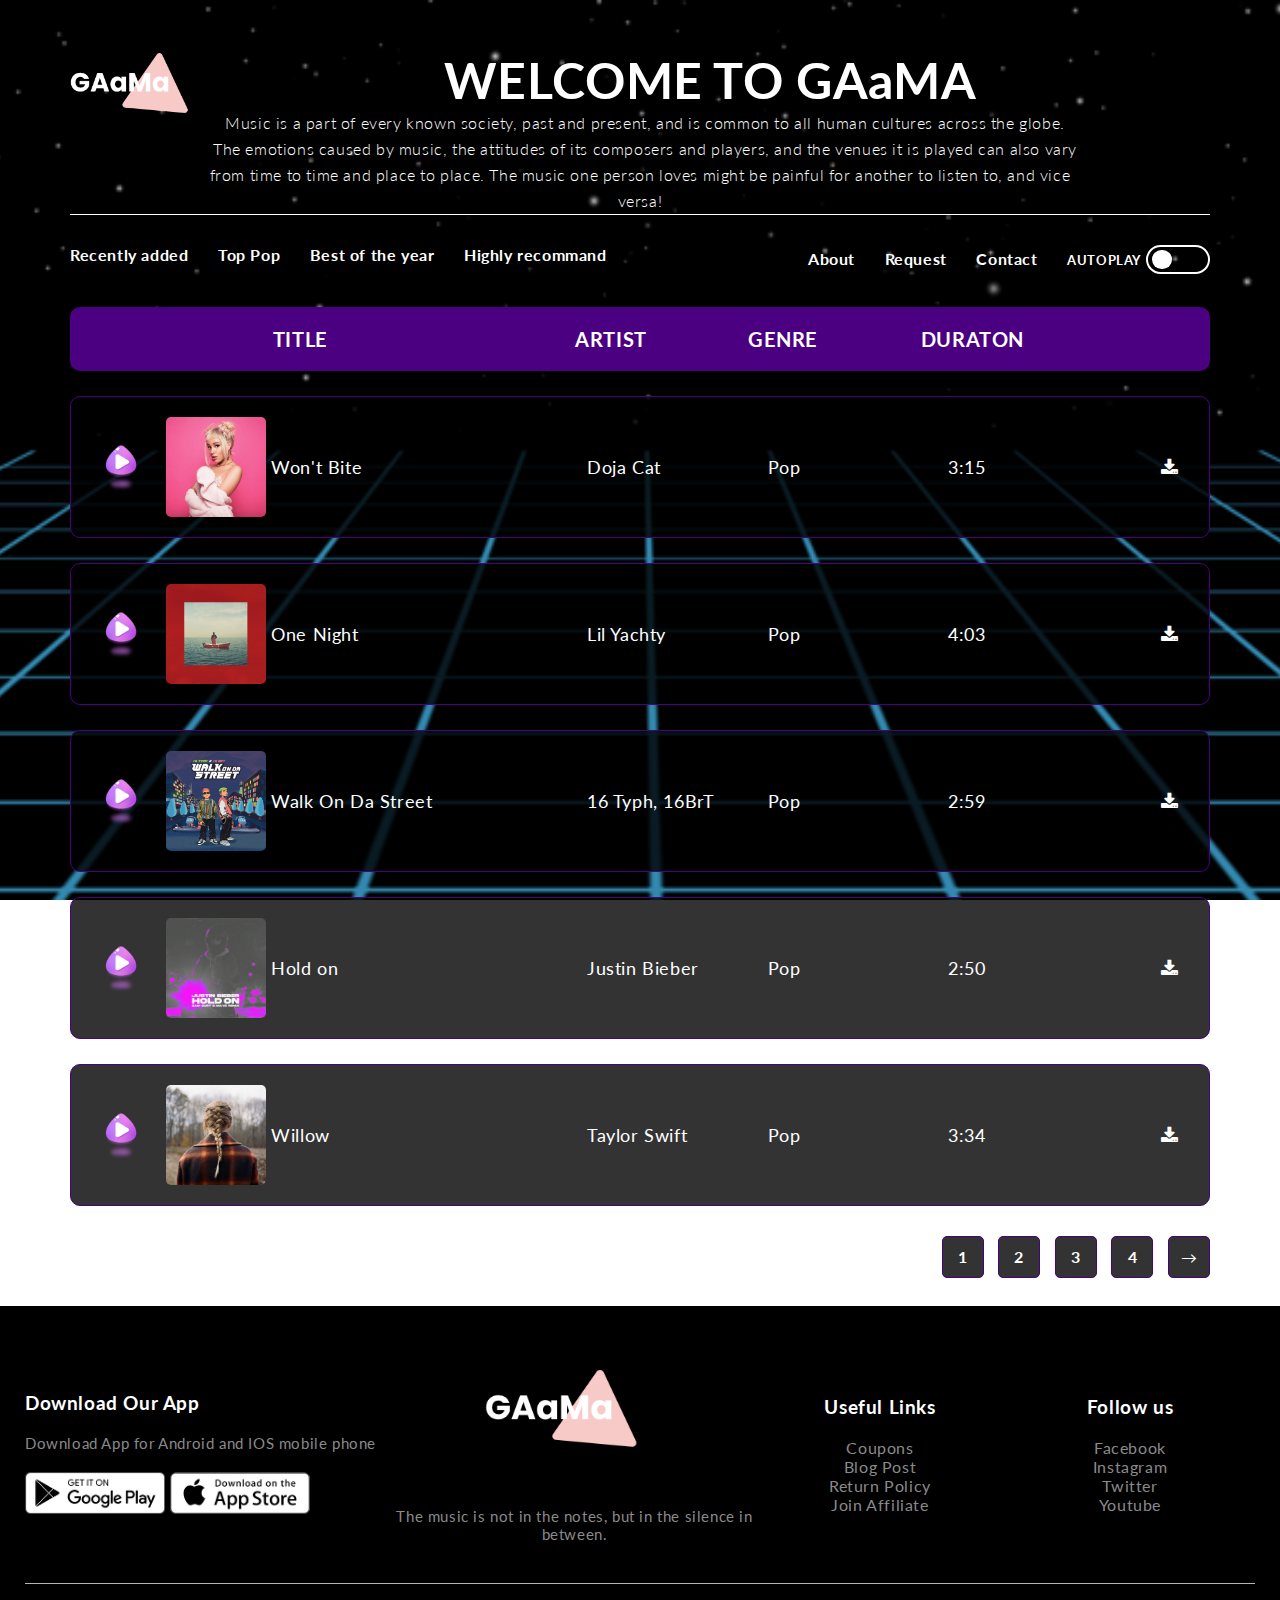
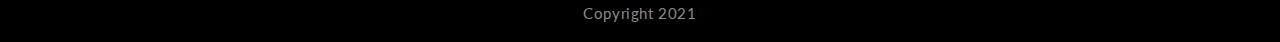
<file: public/home2.html>
<!DOCTYPE html>

<html lang="en" xmlns="http://www.w3.org/1999/xhtml">
<head>
    <meta charset="utf-8" />
    <meta name="viewport" content="width=device-width, initial-scale=1.0">
    <title>Music Website</title>
    <link rel="stylesheet" type="text/css" href="./images/style.css" />
    <script type="text/javascript" src="./js/jquery-3.6.0.min.js"></script>
    <script type="text/javascript" src="./js/data.js"></script>
    <link rel="preconnect" href="https://fonts.gstatic.com">
<link href="https://fonts.googleapis.com/css2?family=Lato:wght@300;400;700;900&display=swap" rel="stylesheet">
    <link href="https://cdnjs.cloudflare.com/ajax/libs/font-awesome/4.7.0/css/font-awesome.css"rel="stylesheet">
    
    
</head>
<body>
    <div class="container">
        <header>
           <img src="./images/logo.png" class="logo">
            <h1>WELCOME TO GAaMA</h1>
            <p>Music is a part of every known society, past and present, and is common to all human cultures across the globe.
               <br>
               The emotions caused by music, the attitudes of its composers and players, and the venues it is played can also 
               vary from time to time and place to place. The music one person loves might be painful for another to listen to, and vice versa!</p>
             <nav>
                 <ul class="left">
                     <li> <a href="">Recently added</a> </li>
                     <li> <a href="">Top Pop</a> </li>
                     <li> <a href="">Best of the year</a> </li>
                     <li> <a href="">Highly recommand</a> </li>
                 </ul>
                 <ul class="right">
                   <li> <a href="">About</a> </li>
                   <li> <a href="">Request</a> </li>
                   <li> <a href="">Contact</a> </li>
                   <li class="autoplay-btn"> 
                       <a href="">
                           <label>
                               <h5>AUTOPLAY</h5>
                               <input type ="checkbox">
                               <span></span>
                           </label>
                       </a> 
                   </li>
               </ul>
             </nav>   
        </header>
        <div class = "wrapper">
        <div class="body-content">
            <div class="title">
                <span></span>
                <span></span>
                <span>TITLE</span>
                <span>ARTIST</span>
                <span>GENRE</span>
                <span>DURATON</span>
                <span></span>
            </div>
            <div class="list">

            </div>
        </div>
    </div>
    <div class="page-btn">
        <a href="./index.html"><span>1</span></a>
        <a href="./home2.html"><span>2</span></a>
        <a href="./home3.html"><span>3</span></a>
        <a href="./home4.html"><span>4</span></a>
        <span>&#8594;</span>
</div>
</div>
    <div class="footer">
        <div class="container-footer">
            <div class="row">
                <div class="footer-col-1">
                    <h3> Download Our App</h3>
                    <p>Download App for Android and IOS mobile phone</p>
                    <div class="app-logo">
                        <img src="./images/play-store.png">
                        <img src="./images/app-store.png">
                    </div>
                </div>
                <div class="footer-col-2">
                    <img src="./images/logo.png">
                    <p>The music is not in the notes, but in the silence in between.</p>
                </div>
                <div class="footer-col-3">
                    <h3> Useful Links </h3>
                    <ul>
                        <li>Coupons</li>
                        <li>Blog Post</li>
                        <li>Return Policy</li>
                        <li>Join Affiliate</li>
                    </ul>
                </div>
                <div class="footer-col-4">
                    <h3> Follow us </h3>
                    <ul>
                        <li>Facebook</li>
                        <li>Instagram</li>
                        <li>Twitter</li>
                        <li>Youtube</li>
                    </ul>
                </div>
            </div>
            <hr>
            <p class="copyright">Copyright 2021</p>
        </div>
    </div>
    
    <script>
        $(document).ready(function (){
            var list = $(".list");
            var list_block;
            var i=0;
            for (var key in song_list){
                i++;
                if (i>5) {
                list_block=$('<div class="list_block"></div>');
                list.append(list_block);
                list_block.append('<span class="play-btn"> <img class="playbtn" src="./images/play-btn.png"> <img class ="pausebtn" src="./images/pause-btn.png"></span>');
                list_block.append('<img class="img-song" src="./images/imagesong'+ i +'.jpg" width="100px">');
                list_block.append('<span class="song-title">'+song_list[key].title+'</span>');
                list_block.append('<span class="song-artist">'+song_list[key].artist+'</span>');
                list_block.append('<span class="song-genre">'+song_list[key].genre+'</span>');
                list_block.append('<span class="song-duration">'+song_list[key].duration+'</span>');
                list_block.append('<span class="beat-animation"><ul><li></li><li></li><li></li><li></li><li></li><li></li></ul></span>'); 
                list_block.append('<span class="track"><audio id="audio" controls ><source src="./audio/'+song_list[key].track+'" type="audio/mp3"></audio></span>'); 
                list_block.append('<span class="download-btn"><a target="_blank" href="./audio/'+song_list[key].track+'"><i class="fa fa-download"></i></a> </span>'); 
                }
                if (i==10) break;
                
            }
            $(".list_block .play-btn .playbtn").on('click',function(current){
               $(this).parent().find(".playbtn").css("display","none");
               $(this).parent().find(".pausebtn").css("display","inline-block");
               $(".playbtn").not(this).parent().find(".pausebtn").css("display","none");
               $(".playbtn").not(this).parent().find(".playbtn").css("display","inline-block");

               $(this).parent().parent().addClass("isPlaying");
               $(".playbtn").not(this).parent().parent().removeClass("isPlaying");

               $(this).parent().parent().find(".beat-animation ul li").css("animation-play-state","running").css("opacity","1");
               $(".playbtn").not(this).parent().parent().find(".beat-animation ul li").css("animation-play-state","paused").css("opacity","0");
               
               $(audio).each(function(e){
                    if (e != current.currentTarget){
                        $(this)[0].pause();
                    }   
               });

               $(this).parent().parent().find(".track audio")[0].play();
              });
              $(".list_block .play-btn .pausebtn").on('click',function(){
                  $(this).parent().find(".pausebtn").css("display","none");
                  $(this).parent().find(".playbtn").css("display","inline-block");

                  $(this).parent().parent().find(".beat-animation ul li").css("animation-play-state","paused");
                  $(this).parent().parent().find(".track audio")[0].pause();
               });

               $(".autoplay-btn input").on('change',function(){
                   if ($(this).is(":checked")){
                       $("audio").on('ended',function(){
                           $(this).parent().parent().next().find(".track audio")[0].play();
                           $(".list_block").removeClass("isPlaying");
                           $(this).parent().parent().next().addClass("isPlaying");
                           $(this).parent().parent().find(".beat-animation ul li").css("animation-play-state","paused").css("opacity","0");
                           $(this).parent().parent().next().find(".beat-animation ul li").css("animation-play-state","running").css("opacity","1");
                           $(this).parent().parent().next().find(".playbtn").css("display","none");
                           $(this).parent().parent().next().find(".pausebtn").css("display","inline-block");
                       });
                   }
                   else {
                       $("audio").on('ended',function(){
                           $(".pausebtn").css("display","none");
                           $(".playbtn").css("display","inline-block");
                           $(".beat-animation ul li").css("animation-play-state","paused").css("opacity","0");
                       });
                   }
               }).change();
        });
    </script>
</body>
</html>
</file>
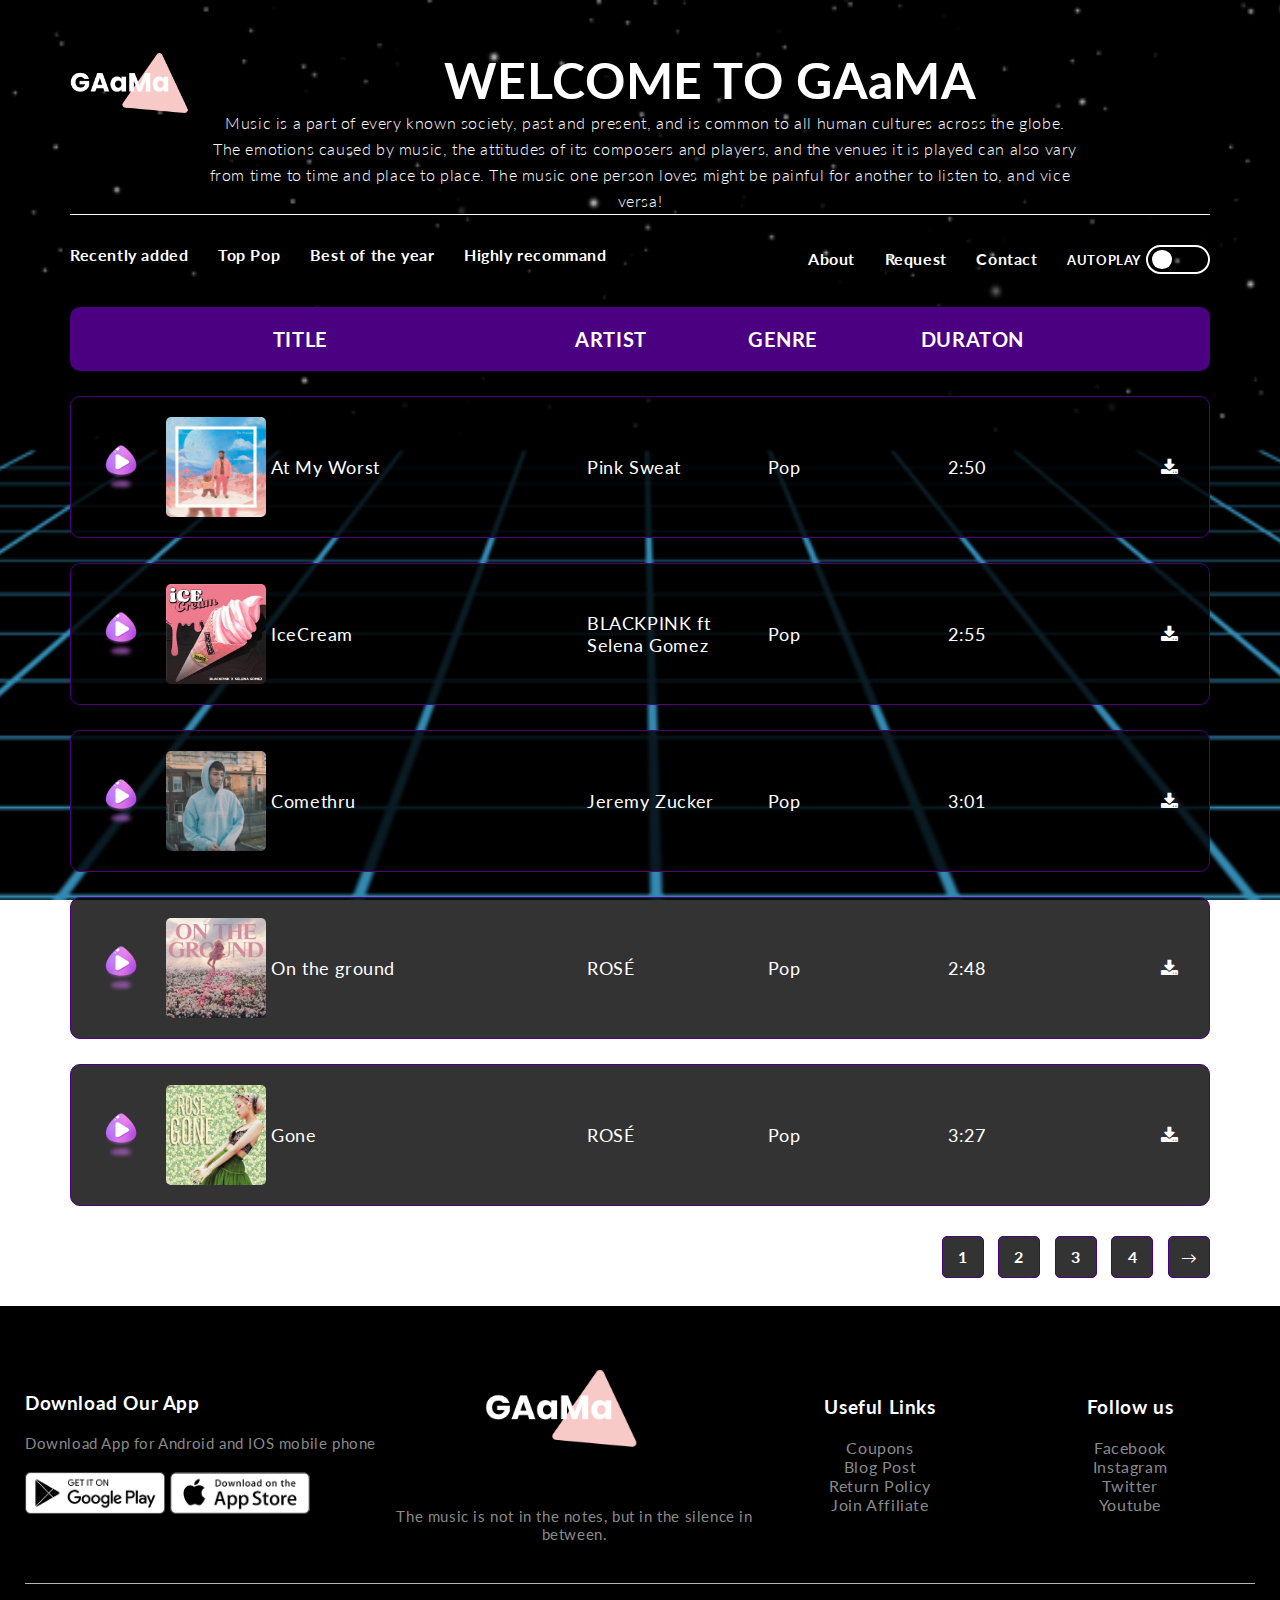
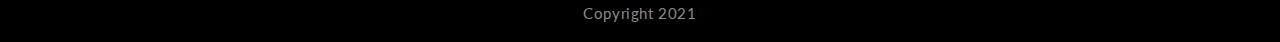
<file: public/home3.html>
<!DOCTYPE html>

<html lang="en" xmlns="http://www.w3.org/1999/xhtml">
<head>
    <meta charset="utf-8" />
    <meta name="viewport" content="width=device-width, initial-scale=1.0">
    <title>Music Website</title>
    <link rel="stylesheet" type="text/css" href="./images/style.css" />
    <script type="text/javascript" src="./js/jquery-3.6.0.min.js"></script>
    <script type="text/javascript" src="./js/data.js"></script>
    <link rel="preconnect" href="https://fonts.gstatic.com">
<link href="https://fonts.googleapis.com/css2?family=Lato:wght@300;400;700;900&display=swap" rel="stylesheet">
    <link href="https://cdnjs.cloudflare.com/ajax/libs/font-awesome/4.7.0/css/font-awesome.css"rel="stylesheet">
    
    
</head>
<body>
    <div class="container">
        <header>
           <img src="./images/logo.png" class="logo">
            <h1>WELCOME TO GAaMA</h1>
            <p>Music is a part of every known society, past and present, and is common to all human cultures across the globe.
               <br>
               The emotions caused by music, the attitudes of its composers and players, and the venues it is played can also 
               vary from time to time and place to place. The music one person loves might be painful for another to listen to, and vice versa!</p>
             <nav>
                 <ul class="left">
                     <li> <a href="">Recently added</a> </li>
                     <li> <a href="">Top Pop</a> </li>
                     <li> <a href="">Best of the year</a> </li>
                     <li> <a href="">Highly recommand</a> </li>
                 </ul>
                 <ul class="right">
                   <li> <a href="">About</a> </li>
                   <li> <a href="">Request</a> </li>
                   <li> <a href="">Contact</a> </li>
                   <li class="autoplay-btn"> 
                       <a href="">
                           <label>
                               <h5>AUTOPLAY</h5>
                               <input type ="checkbox">
                               <span></span>
                           </label>
                       </a> 
                   </li>
               </ul>
             </nav>   
        </header>
        <div class = "wrapper">
        <div class="body-content">
            <div class="title">
                <span></span>
                <span></span>
                <span>TITLE</span>
                <span>ARTIST</span>
                <span>GENRE</span>
                <span>DURATON</span>
                <span></span>
            </div>
            <div class="list">

            </div>
        </div>
    </div>
    <div class="page-btn">
        <a href="./index.html"><span>1</span></a>
        <a href="./home2.html"><span>2</span></a>
        <a href="./home3.html"><span>3</span></a>
        <a href="./home4.html"><span>4</span></a>
        <span>&#8594;</span>
</div>
</div>
    <div class="footer">
        <div class="container-footer">
            <div class="row">
                <div class="footer-col-1">
                    <h3> Download Our App</h3>
                    <p>Download App for Android and IOS mobile phone</p>
                    <div class="app-logo">
                        <img src="./images/play-store.png">
                        <img src="./images/app-store.png">
                    </div>
                </div>
                <div class="footer-col-2">
                    <img src="./images/logo.png">
                    <p>The music is not in the notes, but in the silence in between.</p>
                </div>
                <div class="footer-col-3">
                    <h3> Useful Links </h3>
                    <ul>
                        <li>Coupons</li>
                        <li>Blog Post</li>
                        <li>Return Policy</li>
                        <li>Join Affiliate</li>
                    </ul>
                </div>
                <div class="footer-col-4">
                    <h3> Follow us </h3>
                    <ul>
                        <li>Facebook</li>
                        <li>Instagram</li>
                        <li>Twitter</li>
                        <li>Youtube</li>
                    </ul>
                </div>
            </div>
            <hr>
            <p class="copyright">Copyright 2021</p>
        </div>
    </div>
    
    <script>
        $(document).ready(function (){
            var list = $(".list");
            var list_block;
            var i=0;
            for (var key in song_list){
                i++;
                if (i>10) {
                list_block=$('<div class="list_block"></div>');
                list.append(list_block);
                list_block.append('<span class="play-btn"> <img class="playbtn" src="./images/play-btn.png"> <img class ="pausebtn" src="./images/pause-btn.png"></span>');
                list_block.append('<img class="img-song" src="./images/imagesong'+ i +'.jpg" width="100px">');
                list_block.append('<span class="song-title">'+song_list[key].title+'</span>');
                list_block.append('<span class="song-artist">'+song_list[key].artist+'</span>');
                list_block.append('<span class="song-genre">'+song_list[key].genre+'</span>');
                list_block.append('<span class="song-duration">'+song_list[key].duration+'</span>');
                list_block.append('<span class="beat-animation"><ul><li></li><li></li><li></li><li></li><li></li><li></li></ul></span>'); 
                list_block.append('<span class="track"><audio id="audio" controls ><source src="./audio/'+song_list[key].track+'" type="audio/mp3"></audio></span>'); 
                list_block.append('<span class="download-btn"><a target="_blank" href="./audio/'+song_list[key].track+'"><i class="fa fa-download"></i></a> </span>'); 
                }
                if (i==15) break;
                
            }
            $(".list_block .play-btn .playbtn").on('click',function(current){
               $(this).parent().find(".playbtn").css("display","none");
               $(this).parent().find(".pausebtn").css("display","inline-block");
               $(".playbtn").not(this).parent().find(".pausebtn").css("display","none");
               $(".playbtn").not(this).parent().find(".playbtn").css("display","inline-block");

               $(this).parent().parent().addClass("isPlaying");
               $(".playbtn").not(this).parent().parent().removeClass("isPlaying");

               $(this).parent().parent().find(".beat-animation ul li").css("animation-play-state","running").css("opacity","1");
               $(".playbtn").not(this).parent().parent().find(".beat-animation ul li").css("animation-play-state","paused").css("opacity","0");
               
               $(audio).each(function(e){
                    if (e != current.currentTarget){
                        $(this)[0].pause();
                    }   
               });

               $(this).parent().parent().find(".track audio")[0].play();
              });
              $(".list_block .play-btn .pausebtn").on('click',function(){
                  $(this).parent().find(".pausebtn").css("display","none");
                  $(this).parent().find(".playbtn").css("display","inline-block");

                  $(this).parent().parent().find(".beat-animation ul li").css("animation-play-state","paused");
                  $(this).parent().parent().find(".track audio")[0].pause();
               });

               $(".autoplay-btn input").on('change',function(){
                   if ($(this).is(":checked")){
                       $("audio").on('ended',function(){
                           $(this).parent().parent().next().find(".track audio")[0].play();
                           $(".list_block").removeClass("isPlaying");
                           $(this).parent().parent().next().addClass("isPlaying");
                           $(this).parent().parent().find(".beat-animation ul li").css("animation-play-state","paused").css("opacity","0");
                           $(this).parent().parent().next().find(".beat-animation ul li").css("animation-play-state","running").css("opacity","1");
                           $(this).parent().parent().next().find(".playbtn").css("display","none");
                           $(this).parent().parent().next().find(".pausebtn").css("display","inline-block");
                       });
                   }
                   else {
                       $("audio").on('ended',function(){
                           $(".pausebtn").css("display","none");
                           $(".playbtn").css("display","inline-block");
                           $(".beat-animation ul li").css("animation-play-state","paused").css("opacity","0");
                       });
                   }
               }).change();
        });
    </script>
</body>
</html>
</file>
<file: public/images/style.css>
*{
    margin: 0;
    padding: 0;
}
body{
    
    background-image: url(./background1.gif) ;
    background-size: cover;
    background-repeat: no-repeat;
    background-position: center;
    background-attachment: fixed;
    color: #fff;
    letter-spacing: .6px;
    font-family: 'Lato', sans-serif;
}

.container{
    width: 100%;
    max-width: 1140px;
    margin: 0 auto;
}
header{
    margin-top: 50px;
    text-align: center;
}
.logo{
    width: 140px;
    float:left;
}
header h1{
    font-size: 50px;
    font-weight: bold;
    margin-bottom: 0;
}
header p{
    line-height: 26px;
    font-weight: 300;
    padding: 0 130px;
}
nav{
    display: inline-block;
    width: 100%;
    border-top: 1px solid;
}
nav ul{
    padding-left: 0;
}
nav ul.left{
    margin-top: 30px;
    float:left;
}
nav ul.right{
    margin-top: 30px;
    float:right;
}
nav ul li{
    list-style: none;
    display: inline-block;
    margin-right: 25px;
}
nav ul li:last-child{
    margin-right: 0;
}
a{
    text-decoration: none;
    color: #fff;
    font-weight: bold;
}
.autoplay-btn label{
    display: flex;
    align-items: center;
}
.autoplay-btn h5{
    margin: 0;
    font-weight: bold;
    cursor: pointer;
}
.autoplay-btn span{
    position: relative;
    display: inline-block;
    width: 60px;
    height: 25px;
    border: 2px solid #fff;
    border-radius: 50px;
    margin-left: 5px;
    transition: all ease 0.5s;
    cursor: pointer;
}
.autoplay-btn span::before{
    content: '';
    position: absolute;
    width: 20px;
    height: 19px;
    background: #fff;
    border-radius: 50px;
    top: 3px;
    left: 4px;
    transition: all ease 0.5s;
}
.autoplay-btn input:checked ~ span{
    border-color: #7270ca;
}
.autoplay-btn input:checked ~ span::before{
    left: 36px;
    box-shadow: 0 5px 25px rgb(114, 112, 202 ), 0 0 25px rgb(114, 112, 202);
    background:#7270ca;
}

.autoplay-btn input{
    display: none;
}
.body-content{
    margin-top:30px;
}
.body-content .title{
    background: #4B0082;
    color: #fff;
    padding: 20px 30px;
    border-radius: 10px;
    display: flex;
}
.body-content .title span{
    font-size: 20px;
    font-weight: 700;
}
.body-content .title span:nth-child(1),
.body-content .list_block span:nth-child(1){
    width: 8%;
}
.body-content .title span:nth-child(2),
.body-content .list_block span:nth-child(2){
    width: 8%;
}
.body-content .title span:nth-child(3),
.body-content .list_block span:nth-child(3){
    width: 28%;
}
.body-content .title span:nth-child(4),
.body-content .list_block span:nth-child(4){
    width: 16%;
}
.body-content .title span:nth-child(5),
.body-content .list_block span:nth-child(5){
    width: 16%;
}
.body-content .title span:nth-child(6),
.body-content .list_block span:nth-child(6){
    width: 10%;
}
.body-content .title span:nth-child(7),
.body-content .list_block span:nth-child(7){
    width: 10%;
}
.body-content .list_block{
    position: relative;
    padding: 20px 5px;
    background: rgba(0, 0, 0, .8);
    border: 1px solid #4B0082;
    border-radius: 10px;
    margin-top: 25px;
    display: flex;
    align-items: center;
}
.body-content .list_block span{
    font-size: 18px;
    font-weight: 400;
}
.body-content .list_block .download-btn{
    position: absolute;
    right: 30px;
}
.body-content .list_block .download-btn:hover{
    opacity: .7;
}
.body-content .list_block .img-song{
    border-radius: 5px;
    margin-right: 5px;
}
.body-content .beat-animation ul{
    padding: 0;
    margin: 0;
    text-align: center;
}
.body-content .beat-animation ul li{
    list-style: none;
    height: 30px;
    width: 3px;
    background-color: #fff;
    display: inline-block;
    margin: 0 3px;
    transform-origin: bottom;
    opacity: 0;
    animation: beat 1s linear 0s infinite;
    animation-play-state: paused;
}
@keyframes beat{
    50%{
        transform: scaleY(0);
    }
}
.body-content .beat-animation li:nth-child(1){
    animation-delay: .2s;
}
.body-content .beat-animation li:nth-child(2){
    animation-delay: .4s;
}
.body-content .beat-animation li:nth-child(4){
    animation-delay: .3s;
}
.body-content .beat-animation li:nth-child(6){
    animation-delay: .1s;
}
.body-content .list_block.isPlaying{
    border: 1px solid #7270ca;
    box-shadow: 0 5px 25px rgb(114, 112, 202 ), 0 0 25px rgb(114, 112, 202);
}
.body-content span.play-btn{
    text-align: center;
}
.body-content span.play-btn .playbtn .pausebtn{
    cursor: pointer;
    border-radius: 50px;
    transition: all ease 0.5s;
    font-size: 30px;
}
.body-content span.play-btn .pausebtn{
    display: none;
}
.body-content .list_block.isPlaying span.play-btn .playbtn .pausebtn{
    box-shadow: 0 5px 25px rgb(114, 112, 202 ), 0 0 25px rgb(114, 112, 202);
}
.body-content .list_block .track{
    display: none;
}
.playbtn,
.pausebtn{
    width: 40px;
}
.page-btn{
    float: right;
    margin: 30px auto 80px;
}
.page-btn span{
    display: inline-block;
    background: rgba(0, 0, 0, .8);
    border-radius: 5px;
    border: 1px solid #4B0082;
    margin-left: 10px;
    width: 40px;
    height: 40px;
    text-align: center;
    line-height: 40px;
    cursor: pointer;
}
.page-btn span:hover{
    background: #7270ca;
    color: #fff;
    border: none;
}
.container-footer{
    max-width: 1300px;
    margin: auto;
    padding-left: 25px;
    padding-right: 25px;
}

.row{
    display: flex;
    align-items: center;
    flex-wrap: wrap;
    justify-content: space-around;
}
.footer{
    margin-top: 100px;
    background: #000;
    color: #8a8a8a;
    padding: 60px 0 20px;
}

.footer h3{
    color: #fff;
    margin-bottom: 20px;
}
.footer p{
    font-size: 15px;
}
.footer-col-1, .footer-col-2, .footer-col-3, .footer-col-4{
    min-width: 250px;
    margin-bottom: 20px;
}
.footer-col-1{
    flex-basis: 30%;
}
.footer-col-2{
    flex: 1;
    text-align: center;
}
.footer-col-2 img{
    width: 180px;
    margin-bottom: 20px;
}
.footer-col-3, .footer-col-4{
    flex-basis: 12px;
    text-align: center;
}
ul{
    list-style-type: none;
}
.app-logo{
    margin-top: 20px;
}
.app-logo img{
    width: 140px;
}
.footer hr{
    border: none;
    background: #b5b5b5;
    height: 1px;
    margin: 20px 0;
}
.copyright{
    text-align: center;
}
</file>
